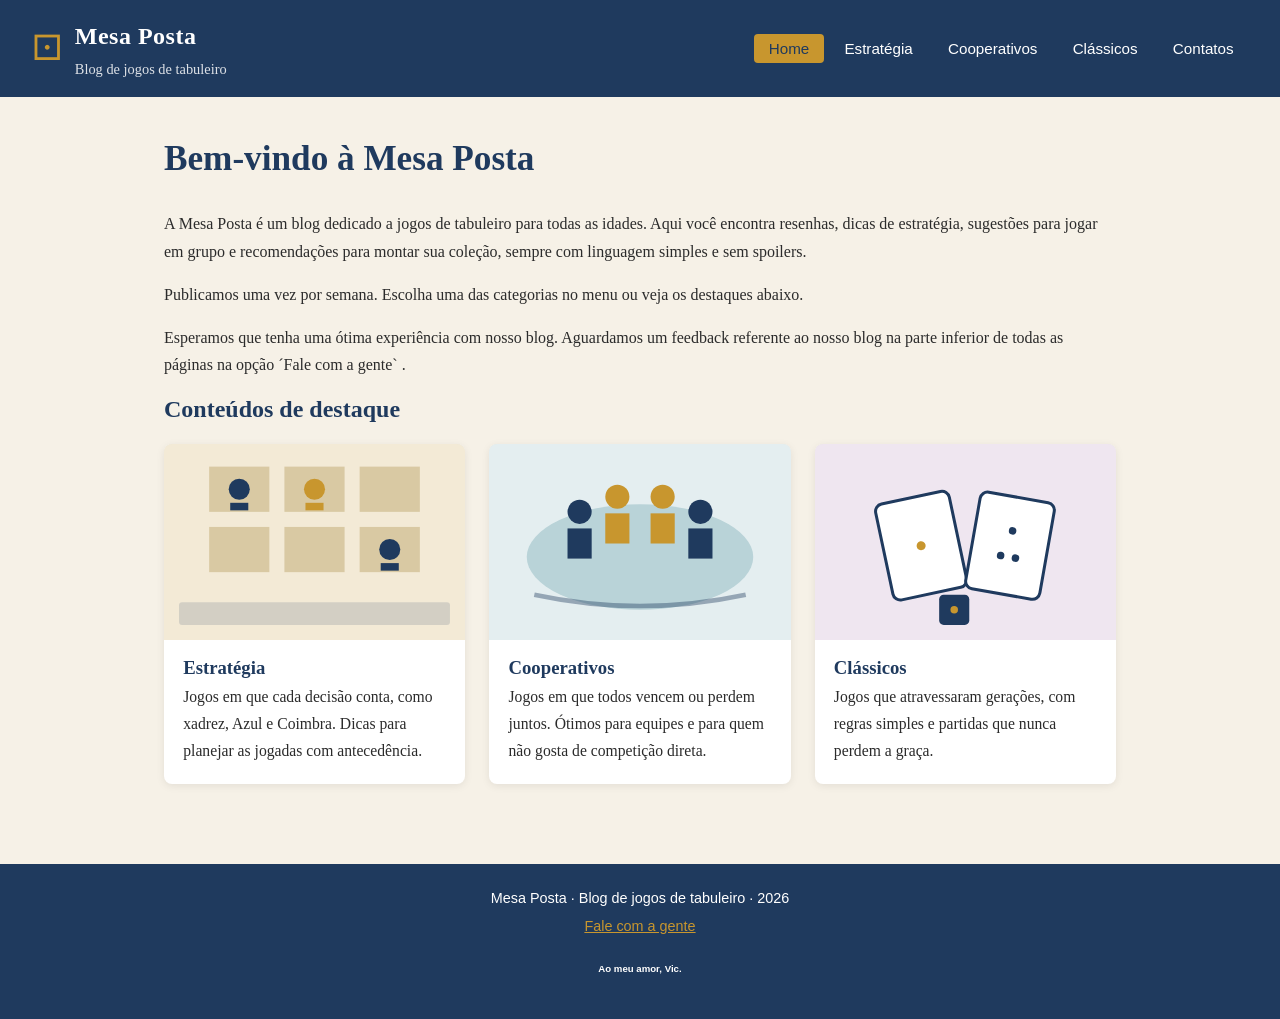
<file: index.html>
<!DOCTYPE html>
<html lang="pt-BR">
<head>
  <meta charset="UTF-8">
  <meta name="viewport" content="width=device-width, initial-scale=1.0">
  <title>Mesa Posta - Blog de Jogos de Tabuleiro</title>
  <link rel="stylesheet" href="css/style.css">
</head>
<body>
  <header class="site-header">
    <div class="brand">
      <span class="logo" aria-hidden="true">&#9856;</span>
      <div>
        <p class="site-name">Mesa Posta</p>
        <p class="tagline">Blog de jogos de tabuleiro</p>
      </div>
    </div>
    <div class="menu">
      <nav class="main-nav" aria-label="Home"><a href="index.html" aria-current="page">Home</a></nav>
      <nav class="main-nav" aria-label="Estratégia"><a href="estrategia.html">Estratégia</a></nav>
      <nav class="main-nav" aria-label="Cooperativos"><a href="cooperativos.html">Cooperativos</a></nav>
      <nav class="main-nav" aria-label="Clássicos"><a href="classicos.html">Clássicos</a></nav>
      <nav class="main-nav" aria-label="Contatos"><a href="contatos.html">Contatos</a></nav>
    </div>
  </header>

  <main>
    <section class="intro">
      <h1>Bem-vindo à Mesa Posta</h1>
      <p>A Mesa Posta é um blog dedicado a jogos de tabuleiro para todas as idades. Aqui você encontra resenhas, dicas de estratégia, sugestões para jogar em grupo e recomendações para montar sua coleção, sempre com linguagem simples e sem spoilers.</p>
      <p>Publicamos uma vez por semana. Escolha uma das categorias no menu ou veja os destaques abaixo.</p>
      <p>Esperamos que tenha uma ótima experiência com nosso blog. Aguardamos um feedback referente ao nosso blog na parte inferior de todas as páginas na opção ´Fale com a gente`
        .</p>
    </p>

    <section class="highlights" aria-labelledby="destaques">
      <h2 id="destaques">Conteúdos de destaque</h2>
      <div class="cards">
        <article class="card">
          <a href="estrategia.html" class="card-link">
            <img src="assets/destaque-estrategia.svg" alt="Ilustração de peças de xadrez sobre um tabuleiro">
            <h3>Estratégia</h3>
          </a>
          <p>Jogos em que cada decisão conta, como xadrez, Azul e Coimbra. Dicas para planejar as jogadas com antecedência.</p>
        </article>
        <article class="card">
          <a href="cooperativos.html" class="card-link">
            <img src="assets/destaque-cooperativos.svg" alt="Ilustração de quatro peças de jogador reunidas em volta de um tabuleiro">
            <h3>Cooperativos</h3>
          </a>
          <p>Jogos em que todos vencem ou perdem juntos. Ótimos para equipes e para quem não gosta de competição direta.</p>
        </article>
        <article class="card">
          <a href="classicos.html" class="card-link">
            <img src="assets/destaque-classicos.svg" alt="Ilustração de dados e cartas de jogos clássicos">
            <h3>Clássicos</h3>
          </a>
          <p>Jogos que atravessaram gerações, com regras simples e partidas que nunca perdem a graça.</p>
        </article>
      </div>
    </section>
  </main>

  <footer class="site-footer">
    <p>Mesa Posta &middot; Blog de jogos de tabuleiro &middot; 2026</p>
    <p><a href="contatos.html">Fale com a gente</a></p>
  <h6>Ao meu amor, Vic.<h6>
    
  </footer>
</body>
</html>
</file>
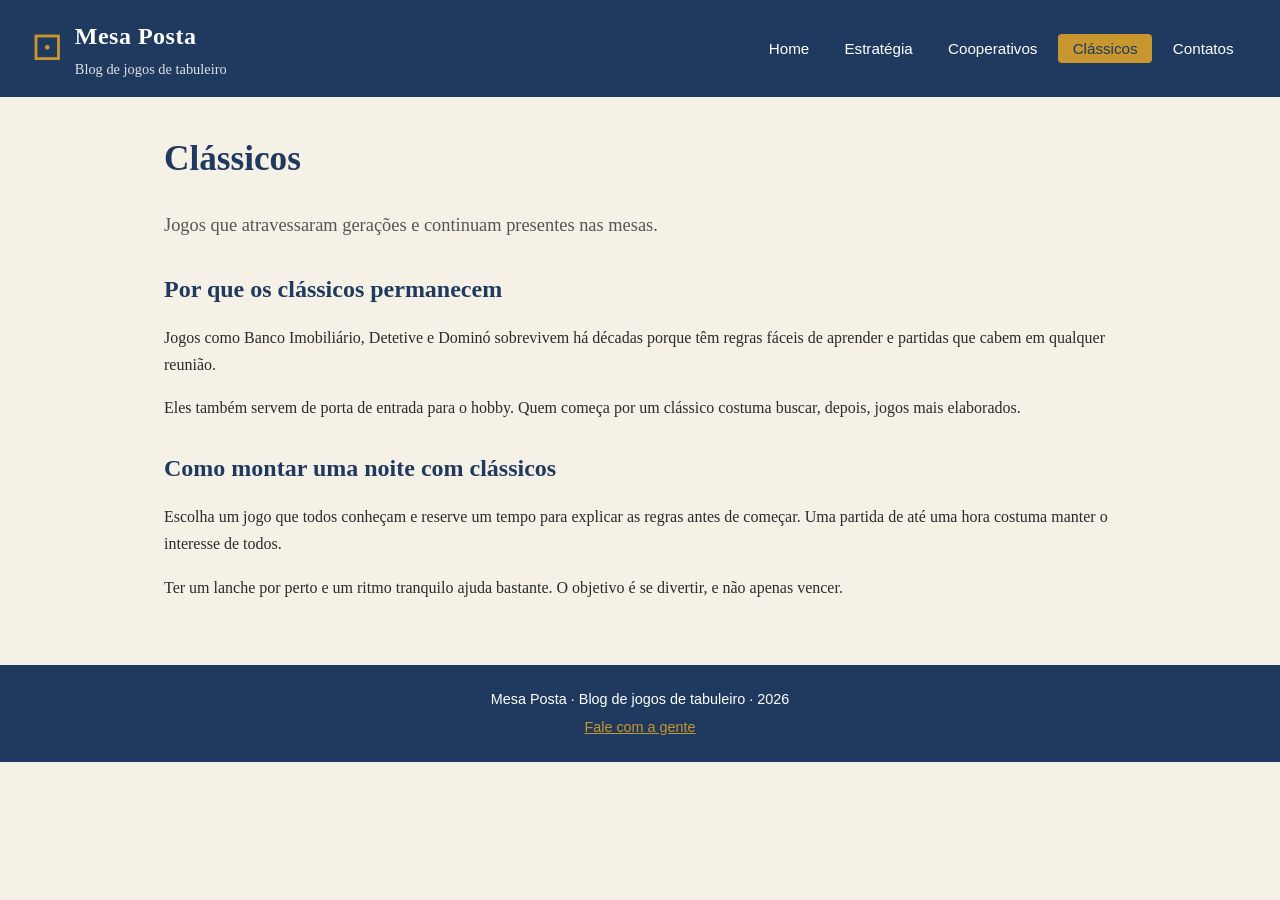
<file: classicos.html>
<!DOCTYPE html>
<html lang="pt-BR">
<head>
  <meta charset="UTF-8">
  <meta name="viewport" content="width=device-width, initial-scale=1.0">
  <title>Clássicos | Mesa Posta - Blog de Jogos de Tabuleiro</title>
  <link rel="stylesheet" href="css/style.css">
</head>
<body>
  <header class="site-header">
    <div class="brand">
      <span class="logo" aria-hidden="true">&#9856;</span>
      <div>
        <p class="site-name">Mesa Posta</p>
        <p class="tagline">Blog de jogos de tabuleiro</p>
      </div>
    </div>
    <div class="menu">
      <nav class="main-nav" aria-label="Home"><a href="index.html">Home</a></nav>
      <nav class="main-nav" aria-label="Estratégia"><a href="estrategia.html">Estratégia</a></nav>
      <nav class="main-nav" aria-label="Cooperativos"><a href="cooperativos.html">Cooperativos</a></nav>
      <nav class="main-nav" aria-label="Clássicos"><a href="classicos.html" aria-current="page">Clássicos</a></nav>
      <nav class="main-nav" aria-label="Contatos"><a href="contatos.html">Contatos</a></nav>
    </div>
  </header>

  <main>
    <article class="content">
      <header class="page-head">
        <h1>Clássicos</h1>
        <p class="lead">Jogos que atravessaram gerações e continuam presentes nas mesas.</p>
      </header>
      <section>
        <h2>Por que os clássicos permanecem</h2>
        <p>Jogos como Banco Imobiliário, Detetive e Dominó sobrevivem há décadas porque têm regras fáceis de aprender e partidas que cabem em qualquer reunião.</p>
        <p>Eles também servem de porta de entrada para o hobby. Quem começa por um clássico costuma buscar, depois, jogos mais elaborados.</p>
      </section>
      <section>
        <h2>Como montar uma noite com clássicos</h2>
        <p>Escolha um jogo que todos conheçam e reserve um tempo para explicar as regras antes de começar. Uma partida de até uma hora costuma manter o interesse de todos.</p>
        <p>Ter um lanche por perto e um ritmo tranquilo ajuda bastante. O objetivo é se divertir, e não apenas vencer.</p>
      </section>
    </article>
  </main>

  <footer class="site-footer">
    <p>Mesa Posta &middot; Blog de jogos de tabuleiro &middot; 2026</p>
    <p><a href="contatos.html">Fale com a gente</a></p>
  </footer>
</body>
</html>
</file>
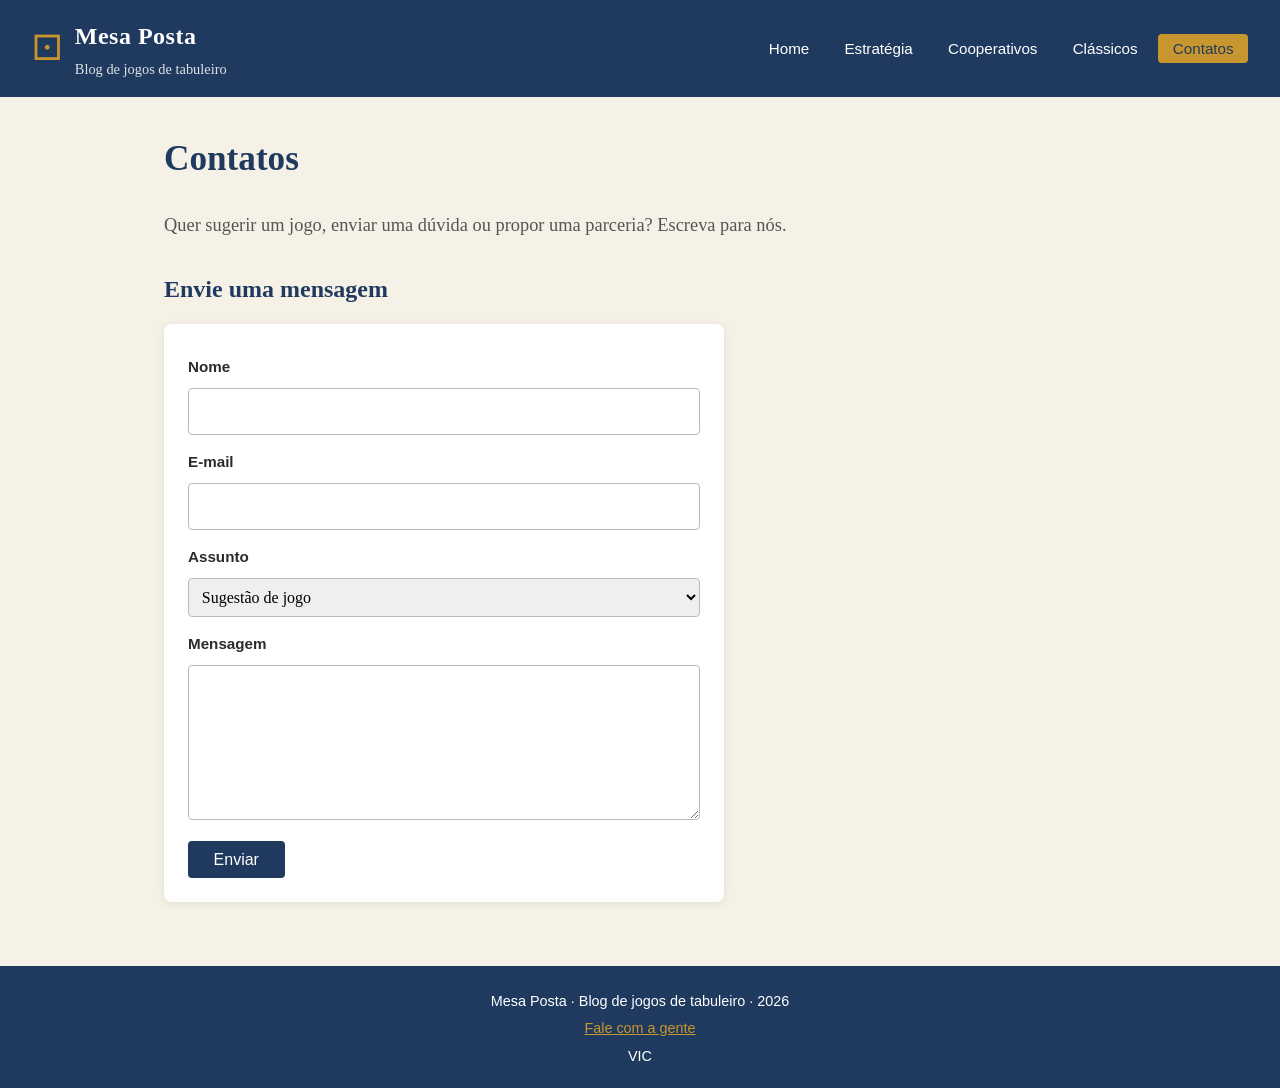
<file: contatos.html>
<!DOCTYPE html>
<html lang="pt-BR">
<head>
  <meta charset="UTF-8">
  <meta name="viewport" content="width=device-width, initial-scale=1.0">
  <title>Contatos | Mesa Posta - Blog de Jogos de Tabuleiro</title>
  <link rel="stylesheet" href="css/style.css">
</head>
<body>
  <header class="site-header">
    <div class="brand">
      <span class="logo" aria-hidden="true">&#9856;</span>
      <div>
        <p class="site-name">Mesa Posta</p>
        <p class="tagline">Blog de jogos de tabuleiro</p>
      </div>
    </div>
    <div class="menu">
      <nav class="main-nav" aria-label="Home"><a href="index.html">Home</a></nav>
      <nav class="main-nav" aria-label="Estratégia"><a href="estrategia.html">Estratégia</a></nav>
      <nav class="main-nav" aria-label="Cooperativos"><a href="cooperativos.html">Cooperativos</a></nav>
      <nav class="main-nav" aria-label="Clássicos"><a href="classicos.html">Clássicos</a></nav>
      <nav class="main-nav" aria-label="Contatos"><a href="contatos.html" aria-current="page">Contatos</a></nav>
    </div>
  </header>

  <main>
    <article class="content">
      <header class="page-head">
        <h1>Contatos</h1>
        <p class="lead">Quer sugerir um jogo, enviar uma dúvida ou propor uma parceria? Escreva para nós.</p>
      </header>
      <section>
        <h2>Envie uma mensagem</h2>
        <form class="contact-form" action="#" method="post">
          <label for="nome">Nome</label>
          <input id="nome" name="nome" type="text" required>

          <label for="email">E-mail</label>
          <input id="email" name="email" type="email" required>

          <label for="assunto">Assunto</label>
          <select id="assunto" name="assunto">
            <option>Sugestão de jogo</option>
            <option>Dúvida sobre regras</option>
            <option>Parceria</option>
            <option>Outro</option>
          </select>

          <label for="mensagem">Mensagem</label>
          <textarea id="mensagem" name="mensagem" rows="5" required></textarea>

          <button type="submit">Enviar</button>
        </form>
      </section>
    </article>
  </main>

  <footer class="site-footer">
    <p>Mesa Posta &middot; Blog de jogos de tabuleiro &middot; 2026</p>
    <p><a href="contatos.html">Fale com a gente</a></p>
     <h6class="marca">VIC </h6>

  </footer>
  

</body>
</html>
</file>
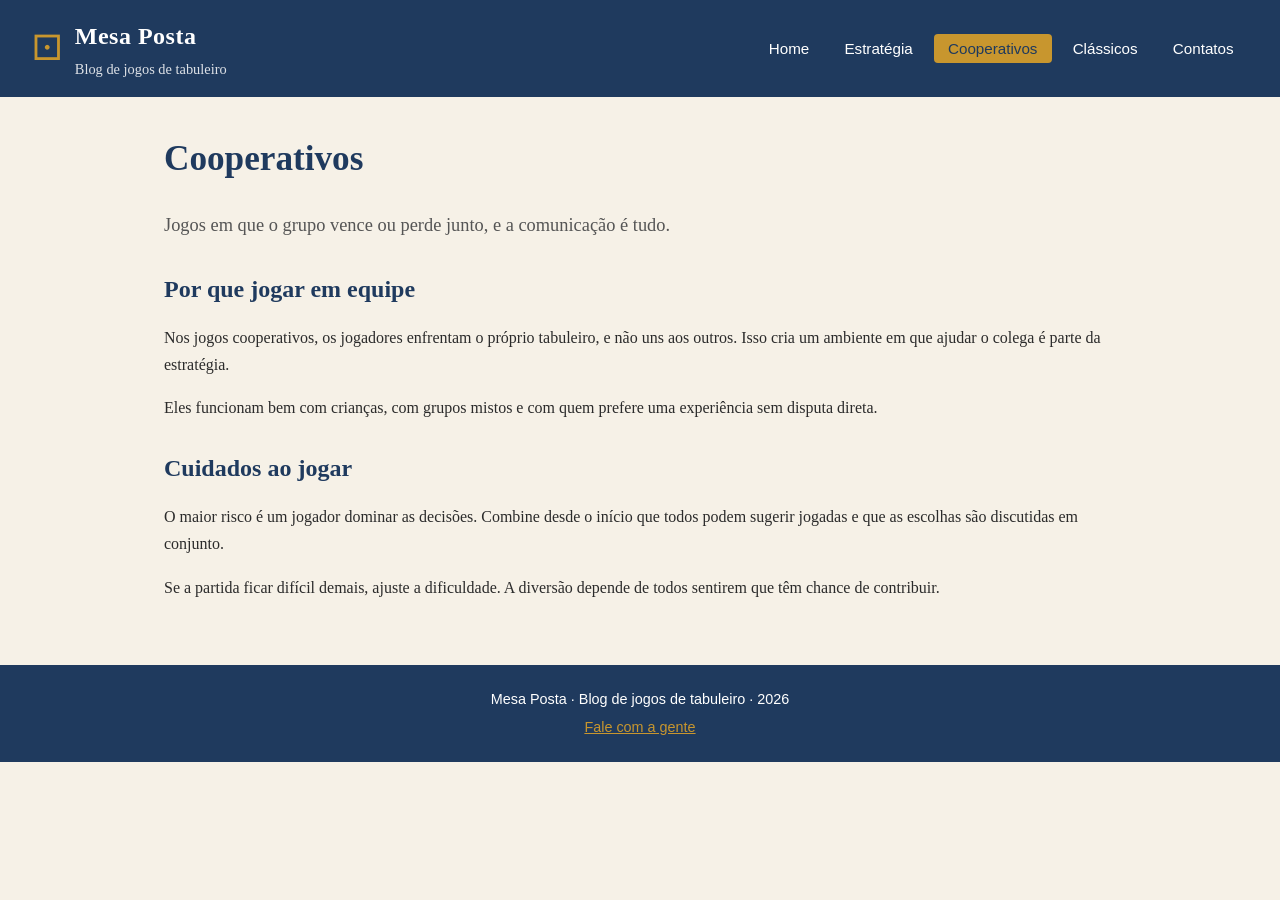
<file: cooperativos.html>
<!DOCTYPE html>
<html lang="pt-BR">
<head>
  <meta charset="UTF-8">
  <meta name="viewport" content="width=device-width, initial-scale=1.0">
  <title>Cooperativos | Mesa Posta - Blog de Jogos de Tabuleiro</title>
  <link rel="stylesheet" href="css/style.css">
</head>
<body>
  <header class="site-header">
    <div class="brand">
      <span class="logo" aria-hidden="true">&#9856;</span>
      <div>
        <p class="site-name">Mesa Posta</p>
        <p class="tagline">Blog de jogos de tabuleiro</p>
      </div>
    </div>
    <div class="menu">
      <nav class="main-nav" aria-label="Home"><a href="index.html">Home</a></nav>
      <nav class="main-nav" aria-label="Estratégia"><a href="estrategia.html">Estratégia</a></nav>
      <nav class="main-nav" aria-label="Cooperativos"><a href="cooperativos.html" aria-current="page">Cooperativos</a></nav>
      <nav class="main-nav" aria-label="Clássicos"><a href="classicos.html">Clássicos</a></nav>
      <nav class="main-nav" aria-label="Contatos"><a href="contatos.html">Contatos</a></nav>
    </div>
  </header>

  <main>
    <article class="content">
      <header class="page-head">
        <h1>Cooperativos</h1>
        <p class="lead">Jogos em que o grupo vence ou perde junto, e a comunicação é tudo.</p>
      </header>
      <section>
        <h2>Por que jogar em equipe</h2>
        <p>Nos jogos cooperativos, os jogadores enfrentam o próprio tabuleiro, e não uns aos outros. Isso cria um ambiente em que ajudar o colega é parte da estratégia.</p>
        <p>Eles funcionam bem com crianças, com grupos mistos e com quem prefere uma experiência sem disputa direta.</p>
      </section>
      <section>
        <h2>Cuidados ao jogar</h2>
        <p>O maior risco é um jogador dominar as decisões. Combine desde o início que todos podem sugerir jogadas e que as escolhas são discutidas em conjunto.</p>
        <p>Se a partida ficar difícil demais, ajuste a dificuldade. A diversão depende de todos sentirem que têm chance de contribuir.</p>
      </section>
    </article>
  </main>

  <footer class="site-footer">
    <p>Mesa Posta &middot; Blog de jogos de tabuleiro &middot; 2026</p>
    <p><a href="contatos.html">Fale com a gente</a></p>


  </footer>
</body>
</html>
</file>
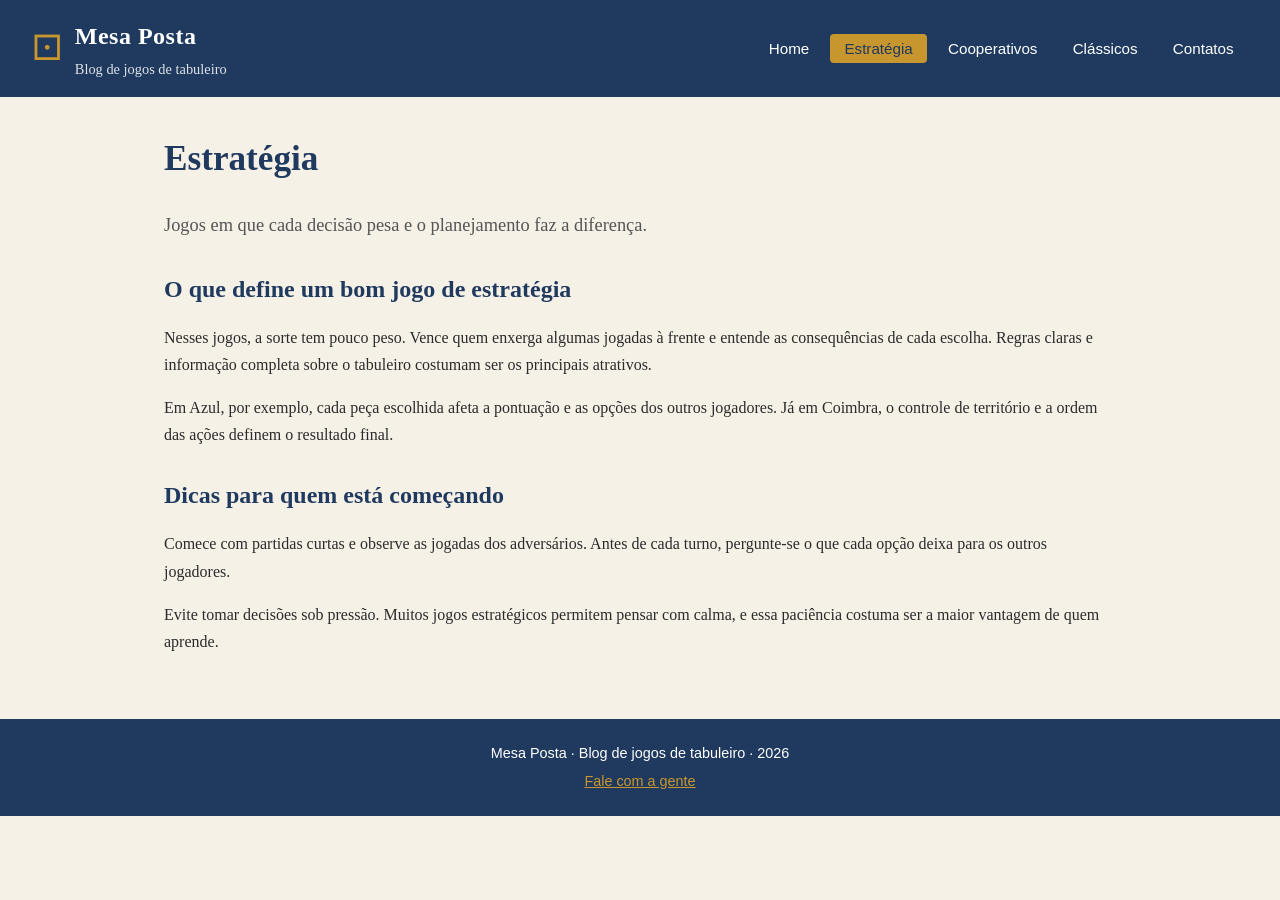
<file: estrategia.html>
<!DOCTYPE html>
<html lang="pt-BR">
<head>
  <meta charset="UTF-8">
  <meta name="viewport" content="width=device-width, initial-scale=1.0">
  <title>Estratégia | Mesa Posta - Blog de Jogos de Tabuleiro</title>
  <link rel="stylesheet" href="css/style.css">
</head>
<body>
  <header class="site-header">
    <div class="brand">
      <span class="logo" aria-hidden="true">&#9856;</span>
      <div>
        <p class="site-name">Mesa Posta</p>
        <p class="tagline">Blog de jogos de tabuleiro</p>
      </div>
    </div>
    <div class="menu">
      <nav class="main-nav" aria-label="Home"><a href="index.html">Home</a></nav>
      <nav class="main-nav" aria-label="Estratégia"><a href="estrategia.html" aria-current="page">Estratégia</a></nav>
      <nav class="main-nav" aria-label="Cooperativos"><a href="cooperativos.html">Cooperativos</a></nav>
      <nav class="main-nav" aria-label="Clássicos"><a href="classicos.html">Clássicos</a></nav>
      <nav class="main-nav" aria-label="Contatos"><a href="contatos.html">Contatos</a></nav>
    </div>
  </header>

  <main>
    <article class="content">
      <header class="page-head">
        <h1>Estratégia</h1>
        <p class="lead">Jogos em que cada decisão pesa e o planejamento faz a diferença.</p>
      </header>
      <section>
        <h2>O que define um bom jogo de estratégia</h2>
        <p>Nesses jogos, a sorte tem pouco peso. Vence quem enxerga algumas jogadas à frente e entende as consequências de cada escolha. Regras claras e informação completa sobre o tabuleiro costumam ser os principais atrativos.</p>
        <p>Em Azul, por exemplo, cada peça escolhida afeta a pontuação e as opções dos outros jogadores. Já em Coimbra, o controle de território e a ordem das ações definem o resultado final.</p>
      </section>
      <section>
        <h2>Dicas para quem está começando</h2>
        <p>Comece com partidas curtas e observe as jogadas dos adversários. Antes de cada turno, pergunte-se o que cada opção deixa para os outros jogadores.</p>
        <p>Evite tomar decisões sob pressão. Muitos jogos estratégicos permitem pensar com calma, e essa paciência costuma ser a maior vantagem de quem aprende.</p>
      </section>
    </article>
  </main>

  <footer class="site-footer">
    <p>Mesa Posta &middot; Blog de jogos de tabuleiro &middot; 2026</p>
    <p><a href="contatos.html">Fale com a gente</a></p>
  </footer>
</body>
</html>
</file>
<file: css/style.css>
:root {
  --azul: #1f3a5e;
  --bege: #f6f1e7;
  --dourado: #c8962e;
  --texto: #2b2b2b;
  --branco: #ffffff;
}
* { box-sizing: border-box; }
body {
  margin: 0;
  font-family: Georgia, "Times New Roman", serif;
  color: var(--texto);
  background: var(--bege);
  line-height: 1.7;
}
.site-header {
  background: var(--azul);
  color: var(--branco);
  padding: 1rem 2rem;
  display: flex;
  flex-wrap: wrap;
  justify-content: space-between;
  align-items: center;
  gap: 1rem;
}
.brand { display: flex; align-items: center; gap: 0.8rem; }
.logo { font-size: 2.2rem; color: var(--dourado); }
.site-name { margin: 0; font-size: 1.5rem; font-weight: bold; letter-spacing: 0.5px; }
.tagline { margin: 0; font-size: 0.9rem; opacity: 0.85; }
.menu {
  display: flex;
  flex-wrap: wrap;
  gap: 0.4rem;
}
.main-nav { margin: 0; }
.main-nav a {
  color: var(--branco);
  text-decoration: none;
  padding: 0.4rem 0.9rem;
  border-radius: 4px;
  font-family: Arial, Helvetica, sans-serif;
  font-size: 0.95rem;
}
.main-nav a:hover,
.main-nav a[aria-current="page"] {
  background: var(--dourado);
  color: var(--azul);
}
main {
  max-width: 1000px;
  margin: 0 auto;
  padding: 2.5rem 1.5rem;
}
h1, h2, h3 { color: var(--azul); line-height: 1.25; }
h1 { font-size: 2.2rem; margin-top: 0; }
h2 { font-size: 1.5rem; margin-top: 2rem; }
.lead { font-size: 1.15rem; color: #555; margin-bottom: 2rem; }
.intro { margin-bottom: 2.5rem; }
.highlights h2 { margin-top: 0; }
.cards {
  display: grid;
  grid-template-columns: repeat(auto-fit, minmax(260px, 1fr));
  gap: 1.5rem;
}
.card {
  background: var(--branco);
  border-radius: 8px;
  overflow: hidden;
  box-shadow: 0 2px 8px rgba(0,0,0,0.08);
  transition: transform 0.2s ease, box-shadow 0.2s ease;
}
.card:hover { transform: translateY(-3px); box-shadow: 0 6px 16px rgba(0,0,0,0.12); }
.card-link { color: inherit; text-decoration: none; display: block; }
.card img { width: 100%; height: auto; display: block; background: #e9e4d8; }
.card h3 { margin: 1rem 1.2rem 0.3rem; }
.card p { margin: 0 1.2rem 1.2rem; font-size: 0.98rem; }
.content section { margin-bottom: 1.5rem; }
.content p { margin: 0 0 1rem; }
.contact-form {
  display: grid;
  gap: 0.5rem;
  max-width: 560px;
  background: var(--branco);
  padding: 1.5rem;
  border-radius: 8px;
  box-shadow: 0 2px 8px rgba(0,0,0,0.08);
}
.contact-form label { font-family: Arial, Helvetica, sans-serif; font-weight: bold; font-size: 0.95rem; margin-top: 0.4rem; }
.contact-form input,
.contact-form select,
.contact-form textarea {
  font: inherit;
  padding: 0.55rem;
  border: 1px solid #bbb;
  border-radius: 4px;
}
.contact-form button {
  margin-top: 0.8rem;
  justify-self: start;
  background: var(--azul);
  color: var(--branco);
  border: none;
  padding: 0.6rem 1.6rem;
  border-radius: 4px;
  font-size: 1rem;
  cursor: pointer;
}
.contact-form button:hover { background: var(--dourado); color: var(--azul); }
.site-footer {
  position: relative;
  background: #1f3a5e;
  color: #ffffff;
  text-align: center;
  padding: 1.2rem;
  font-family: Arial, Helvetica, sans-serif;
  font-size: 0.9rem;
}
.site-footer p { margin: 0.2rem 0; }
.site-footer a { color: var(--dourado); }
@media (max-width: 600px) {
  .site-header { padding: 1rem; }
  h1 { font-size: 1.8rem; }
  .main-nav a { font-size: 0.85rem; padding: 0.35rem 0.6rem; }
}
.marca {
  position: absolute;
  bottom: 15px;
  right: 80px;
  margin: 0;
  font-size: 0.75rem;
  color: #ffffff;
}
</file>
